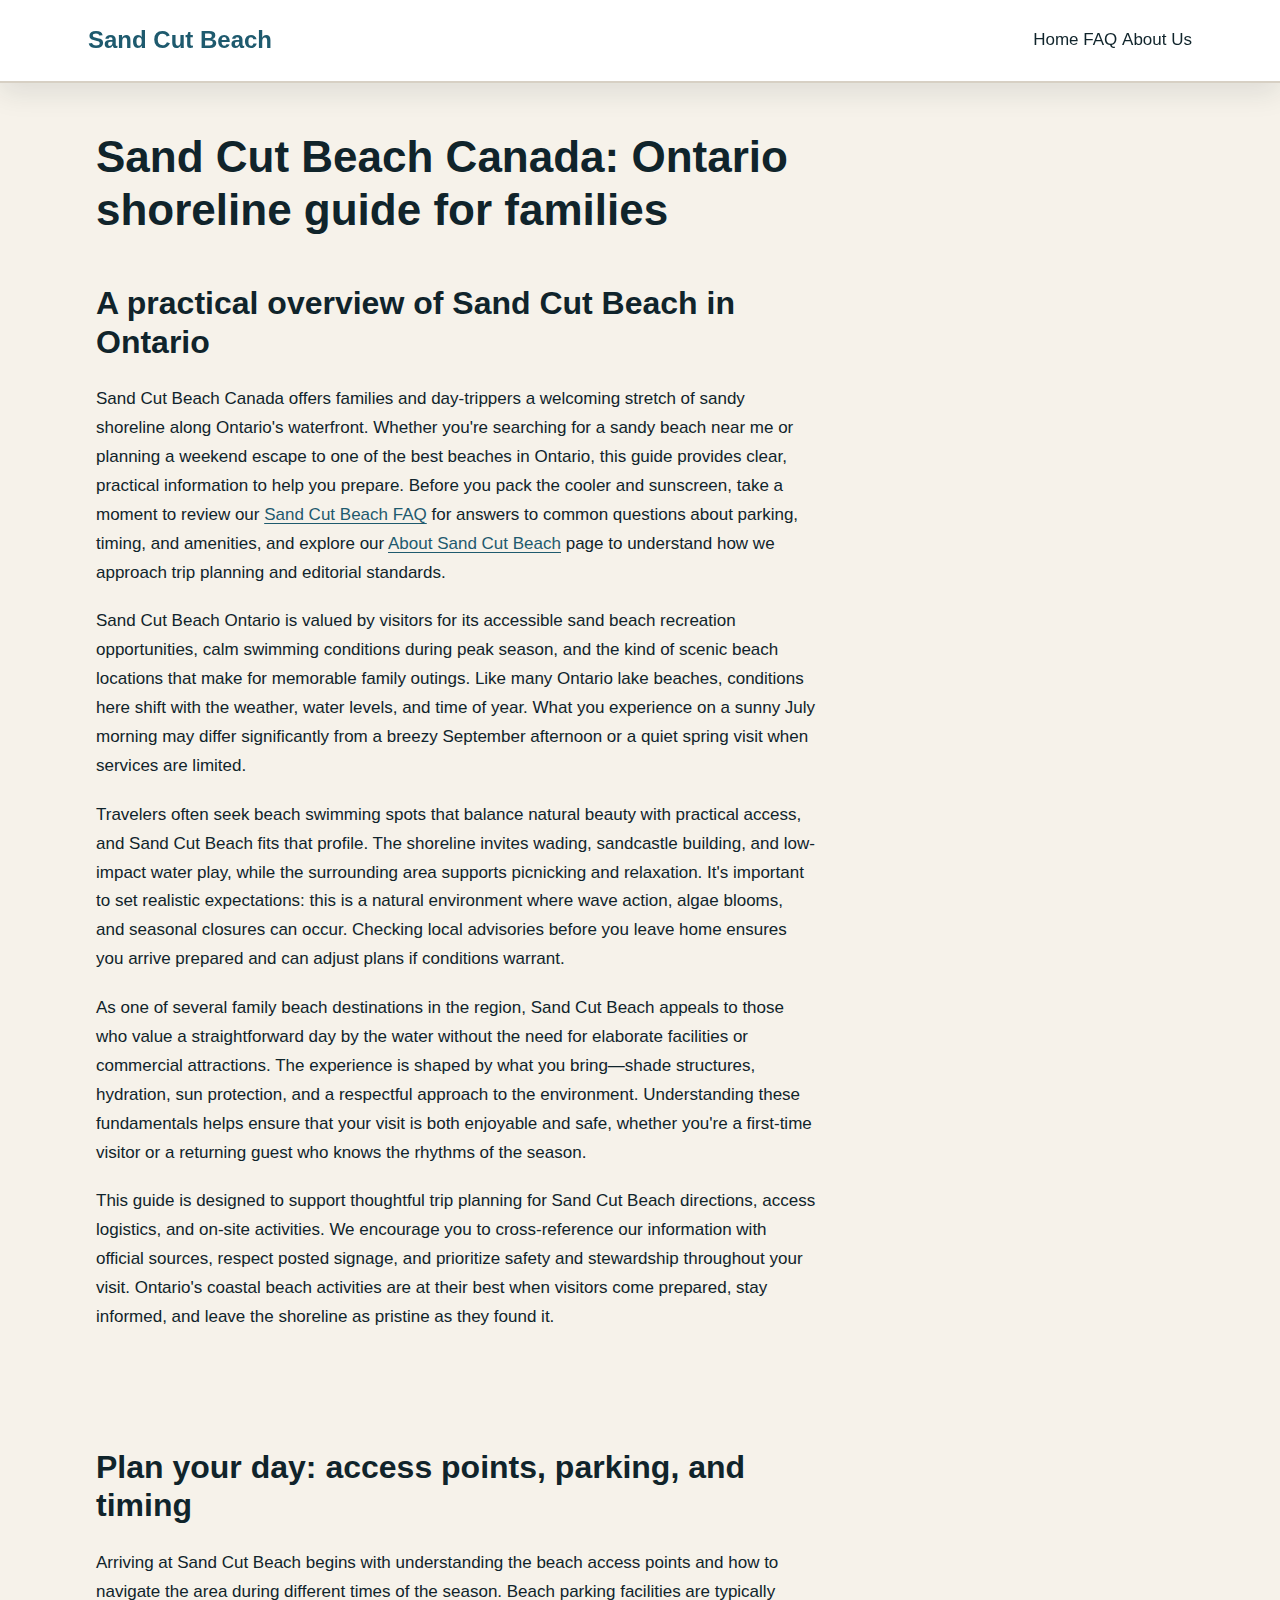
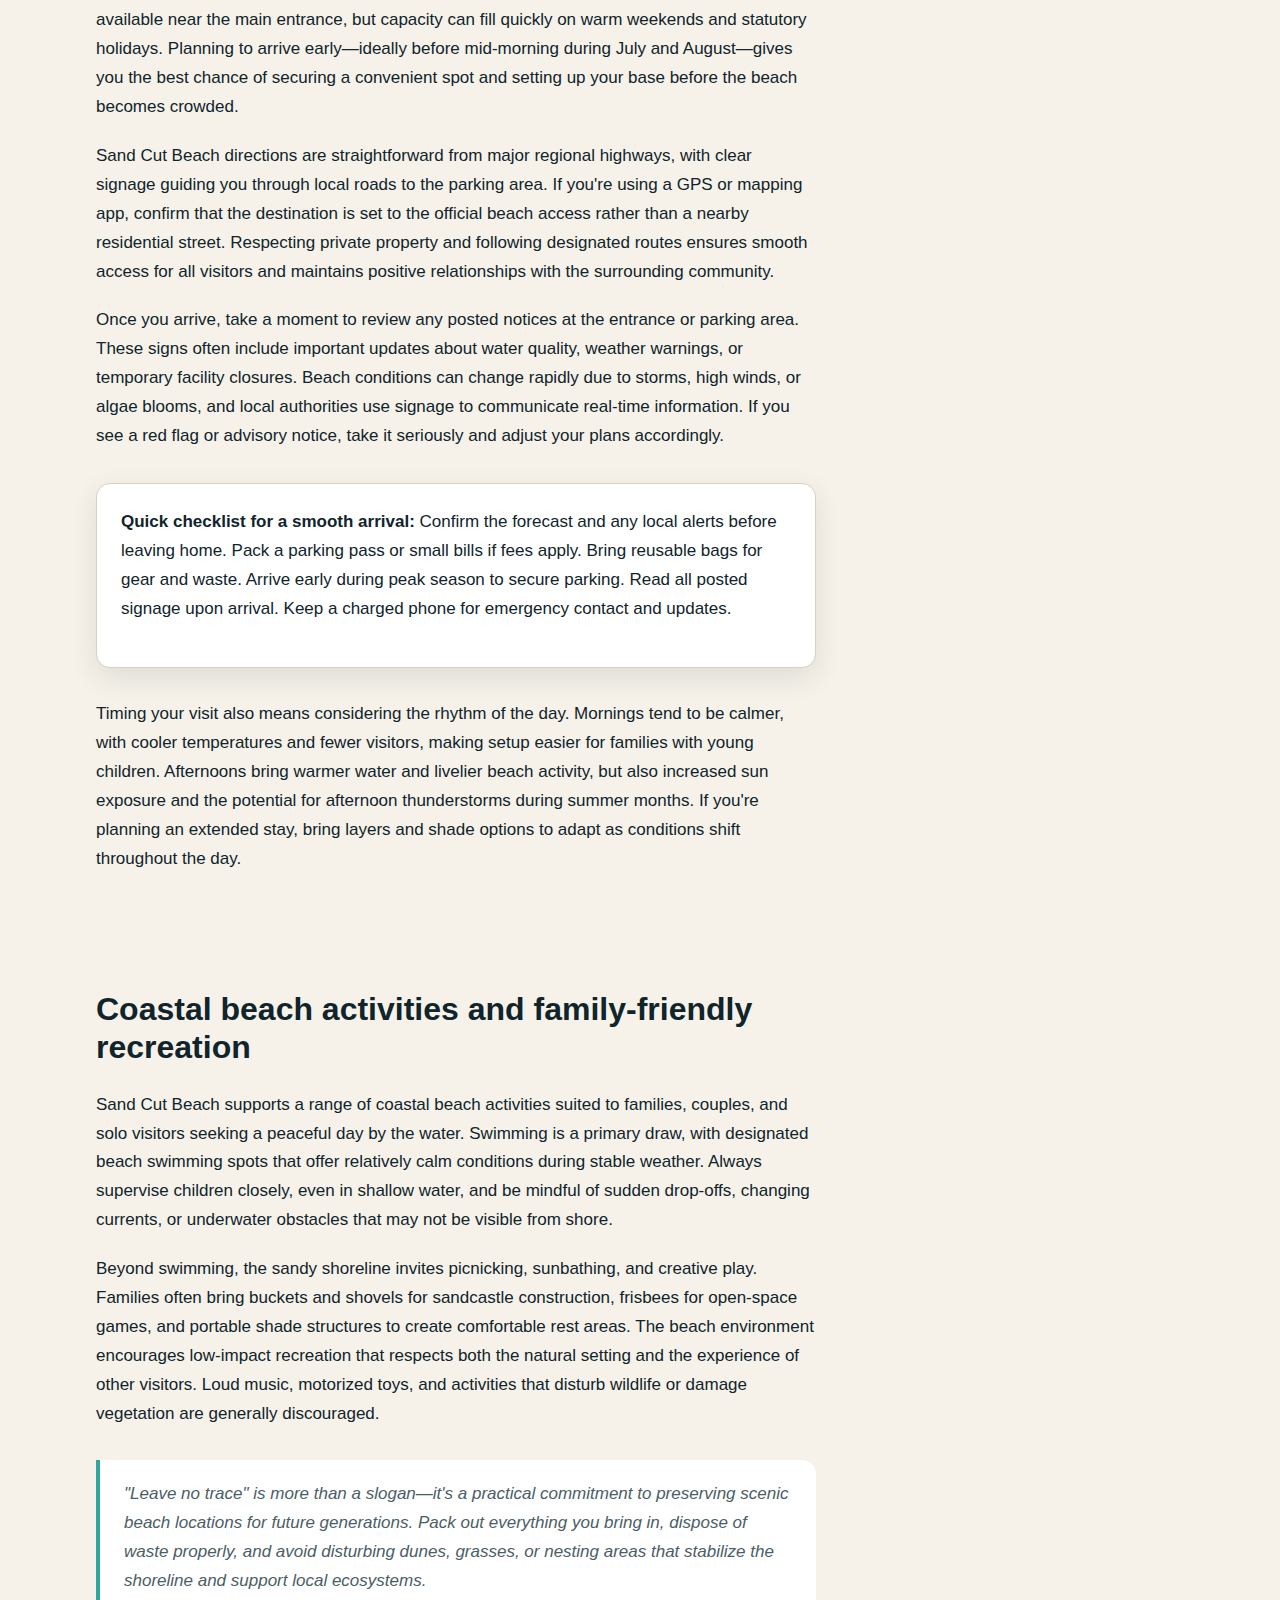
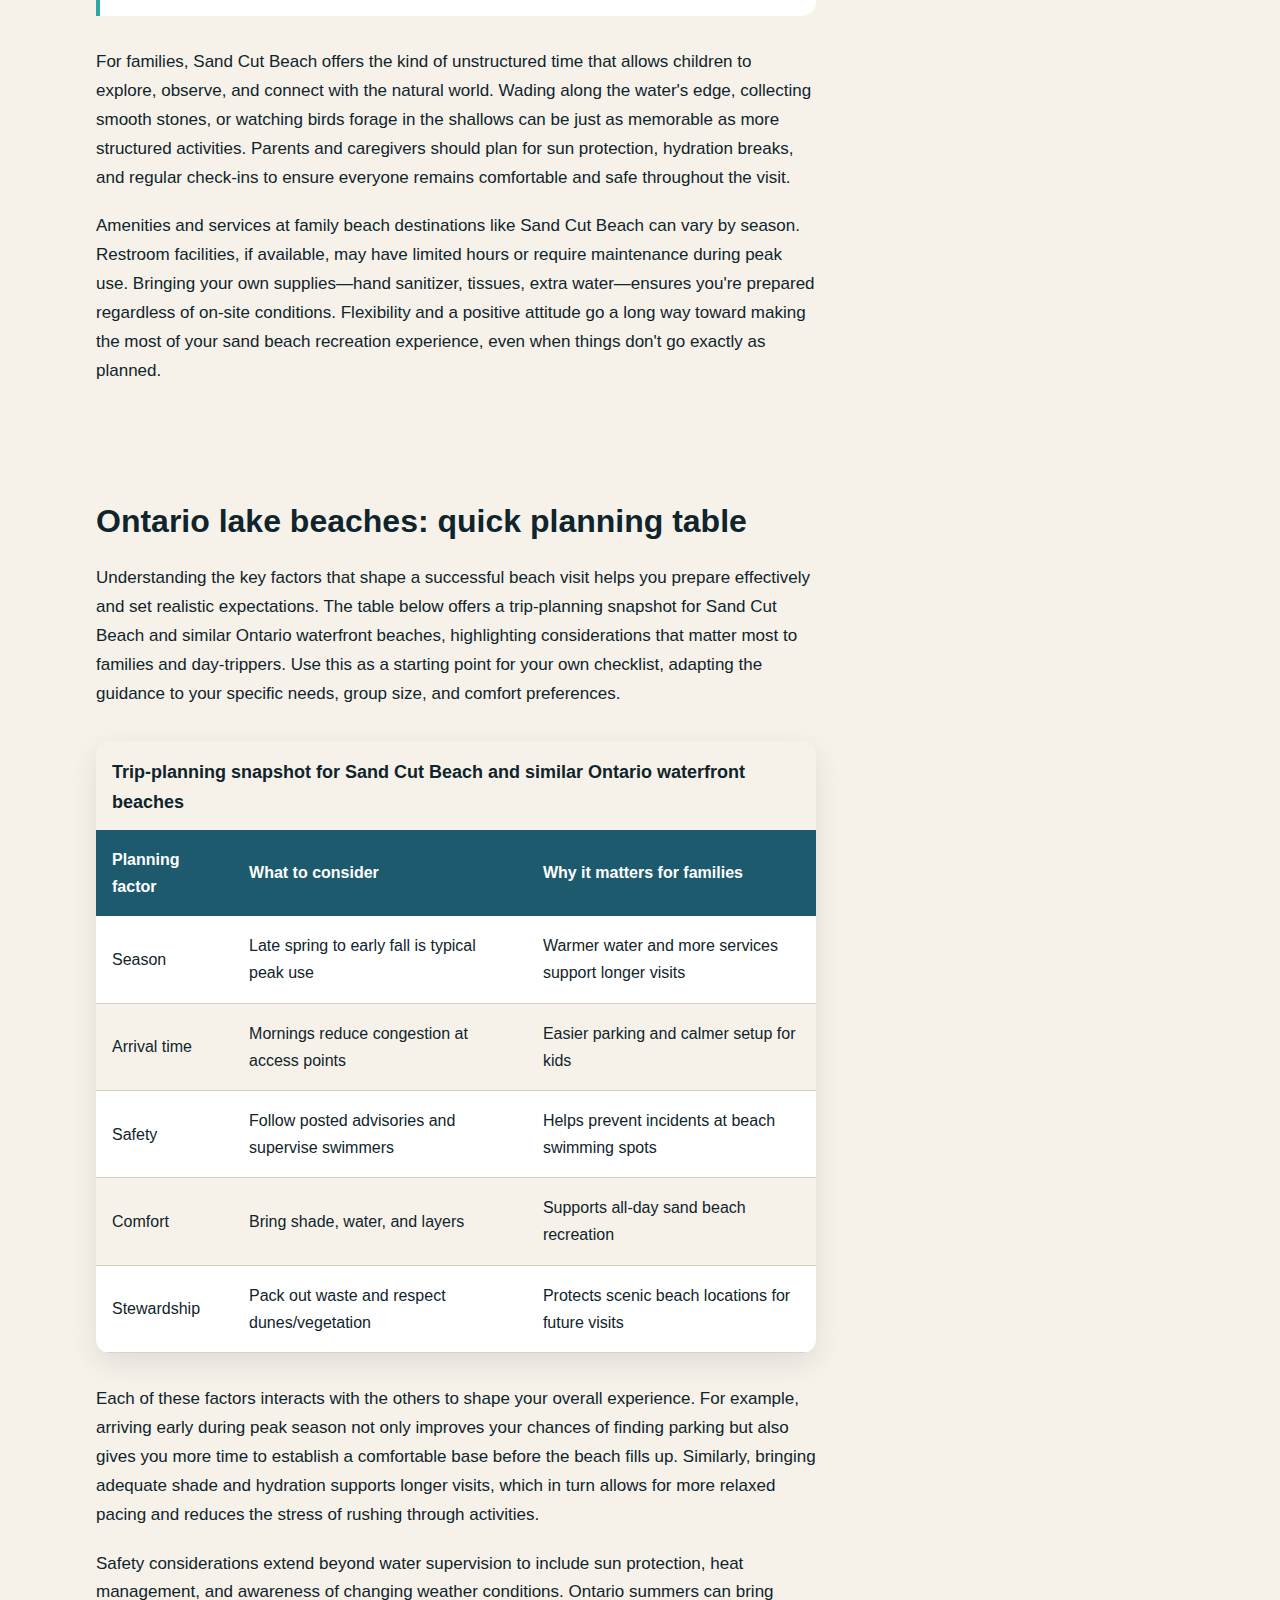
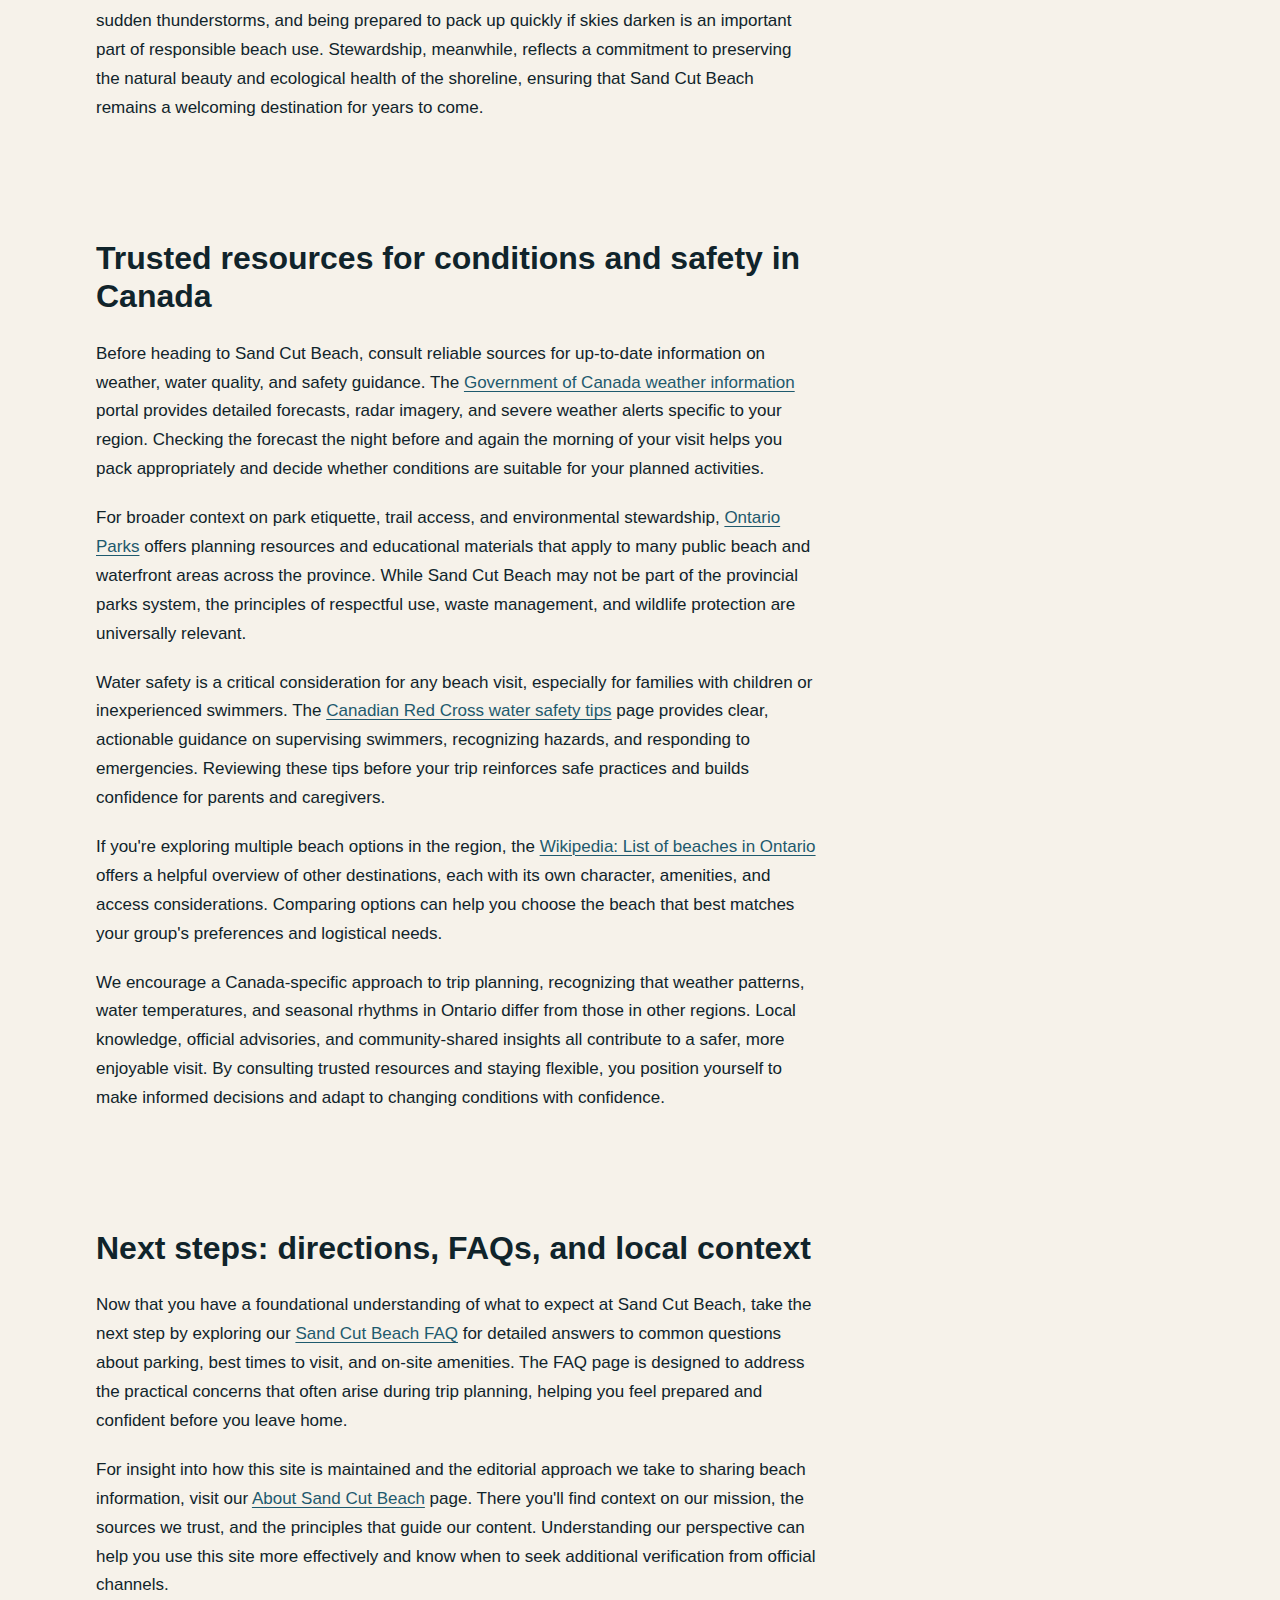
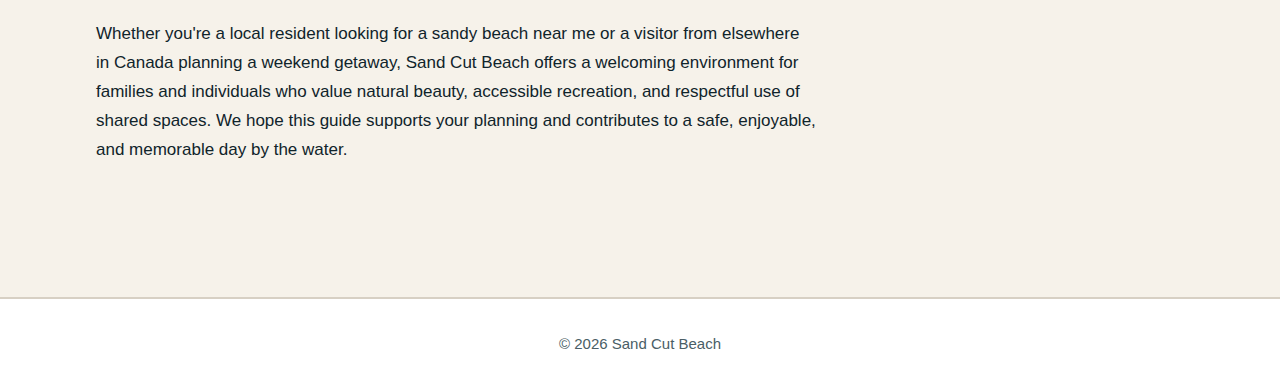
<file: index.html>
<!DOCTYPE html>
<html lang="en-CA">
<head><script>if(location.hostname==="sandcutbeach.pages.dev"){location.replace("https://sandcutbeach.ca"+location.pathname+location.search)}</script>
<meta charset="UTF-8">
<meta name="viewport" content="width=device-width, initial-scale=1.0">
<title>Sand Cut Beach Canada Guide for Ontario Beach Days</title>
<meta name="description" content="Plan a Sand Cut Beach Ontario visit with access tips, swimming notes, seasonal guidance, and nearby amenities for family beach destinations in Canada.">
<link rel="canonical" href="https://sandcutbeach.ca/">
<link rel="stylesheet" href="style.css">
<meta property="og:title" content="Sand Cut Beach Canada Guide for Ontario Beach Days">
<meta property="og:description" content="Plan a Sand Cut Beach Ontario visit with access tips, swimming notes, seasonal guidance, and nearby amenities for family beach destinations in Canada.">
<meta property="og:url" content="https://sandcutbeach.ca/">
<meta property="og:type" content="website">
<meta property="og:locale" content="en_CA">
<meta name="twitter:card" content="summary">
<meta name="twitter:title" content="Sand Cut Beach Canada Guide for Ontario Beach Days">
<meta name="twitter:description" content="Plan a Sand Cut Beach Ontario visit with access tips, swimming notes, seasonal guidance, and nearby amenities for family beach destinations in Canada.">
<script type="application/ld+json">
{
  "@context": "https://schema.org",
  "@type": "Organization",
  "name": "Sand Cut Beach",
  "url": "https://sandcutbeach.ca/",
  "description": "Ontario beach planning guidance for Sand Cut Beach Canada, covering access, safety, and family-friendly recreation."
}
</script>
</head>
<body>
<header>
<div class="header-inner">
<div class="site-name">Sand Cut Beach</div>
<nav>
<a href="/">Home</a>
<a href="/faq">FAQ</a>
<a href="/about-us">About Us</a>
</nav>
</div>
</header>

<main>
<article class="site-container">
<h1>Sand Cut Beach Canada: Ontario shoreline guide for families</h1>

<section id="intro">
<h2>A practical overview of Sand Cut Beach in Ontario</h2>
<p>Sand Cut Beach Canada offers families and day-trippers a welcoming stretch of sandy shoreline along Ontario's waterfront. Whether you're searching for a sandy beach near me or planning a weekend escape to one of the best beaches in Ontario, this guide provides clear, practical information to help you prepare. Before you pack the cooler and sunscreen, take a moment to review our <a href="/faq">Sand Cut Beach FAQ</a> for answers to common questions about parking, timing, and amenities, and explore our <a href="/about-us">About Sand Cut Beach</a> page to understand how we approach trip planning and editorial standards.</p>

<p>Sand Cut Beach Ontario is valued by visitors for its accessible sand beach recreation opportunities, calm swimming conditions during peak season, and the kind of scenic beach locations that make for memorable family outings. Like many Ontario lake beaches, conditions here shift with the weather, water levels, and time of year. What you experience on a sunny July morning may differ significantly from a breezy September afternoon or a quiet spring visit when services are limited.</p>

<p>Travelers often seek beach swimming spots that balance natural beauty with practical access, and Sand Cut Beach fits that profile. The shoreline invites wading, sandcastle building, and low-impact water play, while the surrounding area supports picnicking and relaxation. It's important to set realistic expectations: this is a natural environment where wave action, algae blooms, and seasonal closures can occur. Checking local advisories before you leave home ensures you arrive prepared and can adjust plans if conditions warrant.</p>

<p>As one of several family beach destinations in the region, Sand Cut Beach appeals to those who value a straightforward day by the water without the need for elaborate facilities or commercial attractions. The experience is shaped by what you bring—shade structures, hydration, sun protection, and a respectful approach to the environment. Understanding these fundamentals helps ensure that your visit is both enjoyable and safe, whether you're a first-time visitor or a returning guest who knows the rhythms of the season.</p>

<p>This guide is designed to support thoughtful trip planning for Sand Cut Beach directions, access logistics, and on-site activities. We encourage you to cross-reference our information with official sources, respect posted signage, and prioritize safety and stewardship throughout your visit. Ontario's coastal beach activities are at their best when visitors come prepared, stay informed, and leave the shoreline as pristine as they found it.</p>
</section>

<section id="planning">
<h2>Plan your day: access points, parking, and timing</h2>
<p>Arriving at Sand Cut Beach begins with understanding the beach access points and how to navigate the area during different times of the season. Beach parking facilities are typically available near the main entrance, but capacity can fill quickly on warm weekends and statutory holidays. Planning to arrive early—ideally before mid-morning during July and August—gives you the best chance of securing a convenient spot and setting up your base before the beach becomes crowded.</p>

<p>Sand Cut Beach directions are straightforward from major regional highways, with clear signage guiding you through local roads to the parking area. If you're using a GPS or mapping app, confirm that the destination is set to the official beach access rather than a nearby residential street. Respecting private property and following designated routes ensures smooth access for all visitors and maintains positive relationships with the surrounding community.</p>

<p>Once you arrive, take a moment to review any posted notices at the entrance or parking area. These signs often include important updates about water quality, weather warnings, or temporary facility closures. Beach conditions can change rapidly due to storms, high winds, or algae blooms, and local authorities use signage to communicate real-time information. If you see a red flag or advisory notice, take it seriously and adjust your plans accordingly.</p>

<aside>
<p><strong>Quick checklist for a smooth arrival:</strong> Confirm the forecast and any local alerts before leaving home. Pack a parking pass or small bills if fees apply. Bring reusable bags for gear and waste. Arrive early during peak season to secure parking. Read all posted signage upon arrival. Keep a charged phone for emergency contact and updates.</p>
</aside>

<p>Timing your visit also means considering the rhythm of the day. Mornings tend to be calmer, with cooler temperatures and fewer visitors, making setup easier for families with young children. Afternoons bring warmer water and livelier beach activity, but also increased sun exposure and the potential for afternoon thunderstorms during summer months. If you're planning an extended stay, bring layers and shade options to adapt as conditions shift throughout the day.</p>
</section>

<section id="activities">
<h2>Coastal beach activities and family-friendly recreation</h2>
<p>Sand Cut Beach supports a range of coastal beach activities suited to families, couples, and solo visitors seeking a peaceful day by the water. Swimming is a primary draw, with designated beach swimming spots that offer relatively calm conditions during stable weather. Always supervise children closely, even in shallow water, and be mindful of sudden drop-offs, changing currents, or underwater obstacles that may not be visible from shore.</p>

<p>Beyond swimming, the sandy shoreline invites picnicking, sunbathing, and creative play. Families often bring buckets and shovels for sandcastle construction, frisbees for open-space games, and portable shade structures to create comfortable rest areas. The beach environment encourages low-impact recreation that respects both the natural setting and the experience of other visitors. Loud music, motorized toys, and activities that disturb wildlife or damage vegetation are generally discouraged.</p>

<blockquote>
<p>"Leave no trace" is more than a slogan—it's a practical commitment to preserving scenic beach locations for future generations. Pack out everything you bring in, dispose of waste properly, and avoid disturbing dunes, grasses, or nesting areas that stabilize the shoreline and support local ecosystems.</p>
</blockquote>

<p>For families, Sand Cut Beach offers the kind of unstructured time that allows children to explore, observe, and connect with the natural world. Wading along the water's edge, collecting smooth stones, or watching birds forage in the shallows can be just as memorable as more structured activities. Parents and caregivers should plan for sun protection, hydration breaks, and regular check-ins to ensure everyone remains comfortable and safe throughout the visit.</p>

<p>Amenities and services at family beach destinations like Sand Cut Beach can vary by season. Restroom facilities, if available, may have limited hours or require maintenance during peak use. Bringing your own supplies—hand sanitizer, tissues, extra water—ensures you're prepared regardless of on-site conditions. Flexibility and a positive attitude go a long way toward making the most of your sand beach recreation experience, even when things don't go exactly as planned.</p>
</section>

<section id="comparison-table">
<h2>Ontario lake beaches: quick planning table</h2>
<p>Understanding the key factors that shape a successful beach visit helps you prepare effectively and set realistic expectations. The table below offers a trip-planning snapshot for Sand Cut Beach and similar Ontario waterfront beaches, highlighting considerations that matter most to families and day-trippers. Use this as a starting point for your own checklist, adapting the guidance to your specific needs, group size, and comfort preferences.</p>

<div class="table-wrapper">
<table>
<caption>Trip-planning snapshot for Sand Cut Beach and similar Ontario waterfront beaches</caption>
<thead>
<tr>
<th>Planning factor</th>
<th>What to consider</th>
<th>Why it matters for families</th>
</tr>
</thead>
<tbody>
<tr>
<td>Season</td>
<td>Late spring to early fall is typical peak use</td>
<td>Warmer water and more services support longer visits</td>
</tr>
<tr>
<td>Arrival time</td>
<td>Mornings reduce congestion at access points</td>
<td>Easier parking and calmer setup for kids</td>
</tr>
<tr>
<td>Safety</td>
<td>Follow posted advisories and supervise swimmers</td>
<td>Helps prevent incidents at beach swimming spots</td>
</tr>
<tr>
<td>Comfort</td>
<td>Bring shade, water, and layers</td>
<td>Supports all-day sand beach recreation</td>
</tr>
<tr>
<td>Stewardship</td>
<td>Pack out waste and respect dunes/vegetation</td>
<td>Protects scenic beach locations for future visits</td>
</tr>
</tbody>
</table>
</div>

<p>Each of these factors interacts with the others to shape your overall experience. For example, arriving early during peak season not only improves your chances of finding parking but also gives you more time to establish a comfortable base before the beach fills up. Similarly, bringing adequate shade and hydration supports longer visits, which in turn allows for more relaxed pacing and reduces the stress of rushing through activities.</p>

<p>Safety considerations extend beyond water supervision to include sun protection, heat management, and awareness of changing weather conditions. Ontario summers can bring sudden thunderstorms, and being prepared to pack up quickly if skies darken is an important part of responsible beach use. Stewardship, meanwhile, reflects a commitment to preserving the natural beauty and ecological health of the shoreline, ensuring that Sand Cut Beach remains a welcoming destination for years to come.</p>
</section>

<section id="resources">
<h2>Trusted resources for conditions and safety in Canada</h2>
<p>Before heading to Sand Cut Beach, consult reliable sources for up-to-date information on weather, water quality, and safety guidance. The <a href="https://weather.gc.ca/" rel="external">Government of Canada weather information</a> portal provides detailed forecasts, radar imagery, and severe weather alerts specific to your region. Checking the forecast the night before and again the morning of your visit helps you pack appropriately and decide whether conditions are suitable for your planned activities.</p>

<p>For broader context on park etiquette, trail access, and environmental stewardship, <a href="https://www.ontarioparks.ca/" rel="external">Ontario Parks</a> offers planning resources and educational materials that apply to many public beach and waterfront areas across the province. While Sand Cut Beach may not be part of the provincial parks system, the principles of respectful use, waste management, and wildlife protection are universally relevant.</p>

<p>Water safety is a critical consideration for any beach visit, especially for families with children or inexperienced swimmers. The <a href="https://www.redcross.ca/training-and-certification/course-descriptions/first-aid-at-home-courses/water-safety" rel="external">Canadian Red Cross water safety tips</a> page provides clear, actionable guidance on supervising swimmers, recognizing hazards, and responding to emergencies. Reviewing these tips before your trip reinforces safe practices and builds confidence for parents and caregivers.</p>

<p>If you're exploring multiple beach options in the region, the <a href="https://en.wikipedia.org/wiki/List_of_beaches_in_Ontario" rel="external">Wikipedia: List of beaches in Ontario</a> offers a helpful overview of other destinations, each with its own character, amenities, and access considerations. Comparing options can help you choose the beach that best matches your group's preferences and logistical needs.</p>

<p>We encourage a Canada-specific approach to trip planning, recognizing that weather patterns, water temperatures, and seasonal rhythms in Ontario differ from those in other regions. Local knowledge, official advisories, and community-shared insights all contribute to a safer, more enjoyable visit. By consulting trusted resources and staying flexible, you position yourself to make informed decisions and adapt to changing conditions with confidence.</p>
</section>

<section id="cta">
<h2>Next steps: directions, FAQs, and local context</h2>
<p>Now that you have a foundational understanding of what to expect at Sand Cut Beach, take the next step by exploring our <a href="/faq">Sand Cut Beach FAQ</a> for detailed answers to common questions about parking, best times to visit, and on-site amenities. The FAQ page is designed to address the practical concerns that often arise during trip planning, helping you feel prepared and confident before you leave home.</p>

<p>For insight into how this site is maintained and the editorial approach we take to sharing beach information, visit our <a href="/about-us">About Sand Cut Beach</a> page. There you'll find context on our mission, the sources we trust, and the principles that guide our content. Understanding our perspective can help you use this site more effectively and know when to seek additional verification from official channels.</p>

<p>Whether you're a local resident looking for a sandy beach near me or a visitor from elsewhere in Canada planning a weekend getaway, Sand Cut Beach offers a welcoming environment for families and individuals who value natural beauty, accessible recreation, and respectful use of shared spaces. We hope this guide supports your planning and contributes to a safe, enjoyable, and memorable day by the water.</p>
</section>

</article>
</main>

<footer>
<div class="footer-inner">
<p>&copy; 2026 Sand Cut Beach</p>
</div>
</footer>

</body>
</html>
</file>
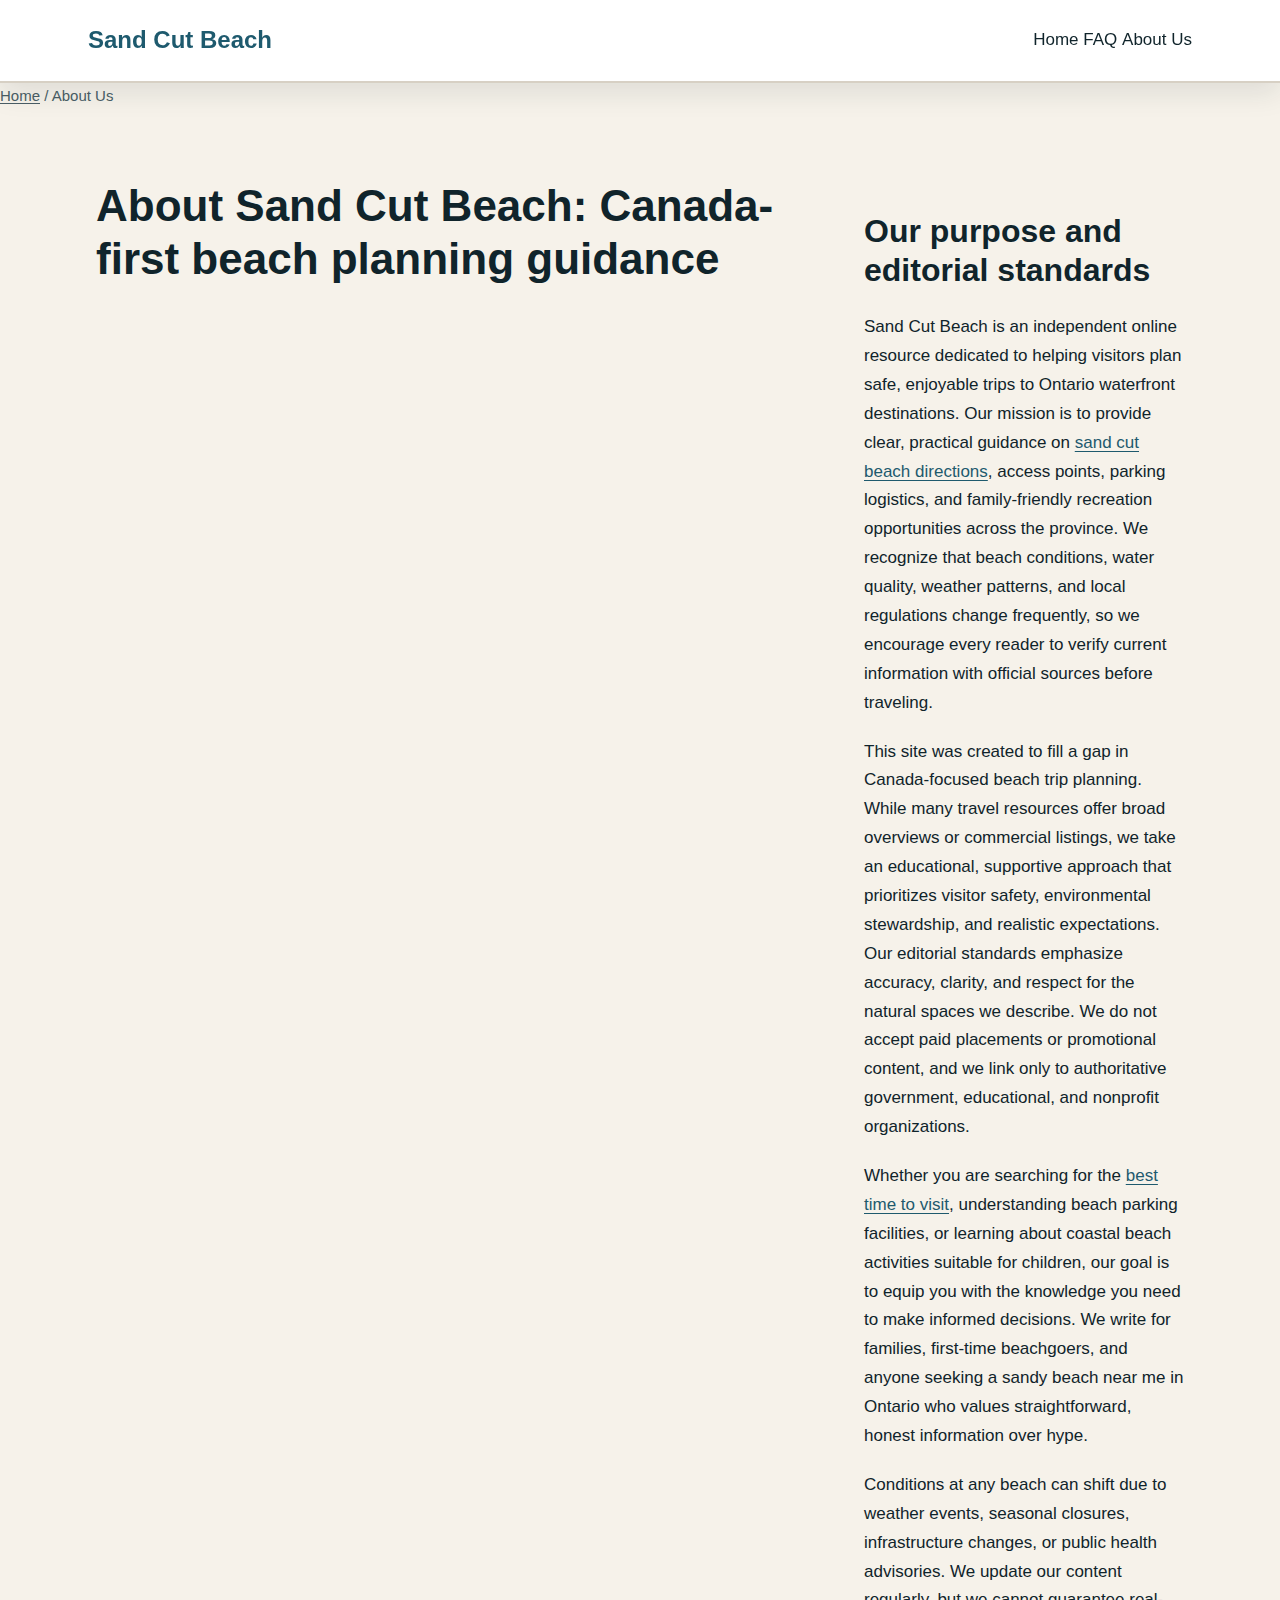
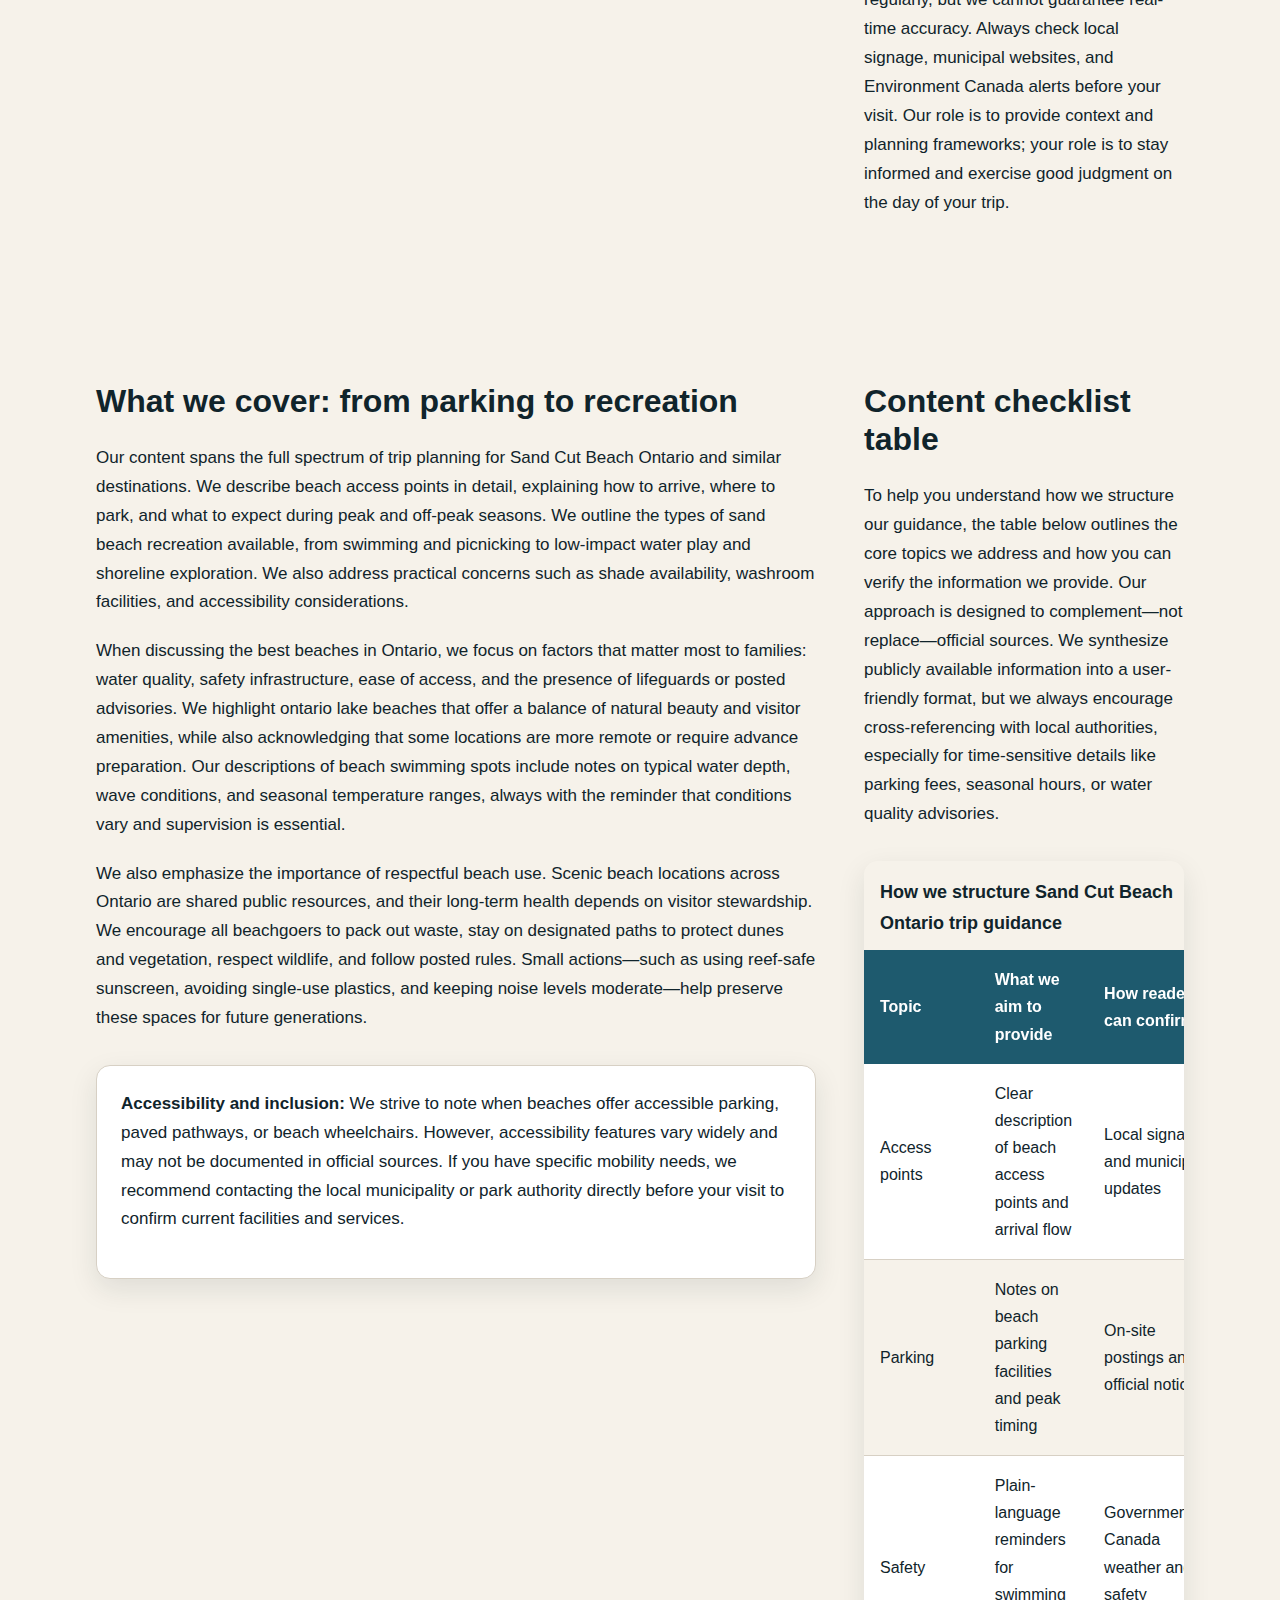
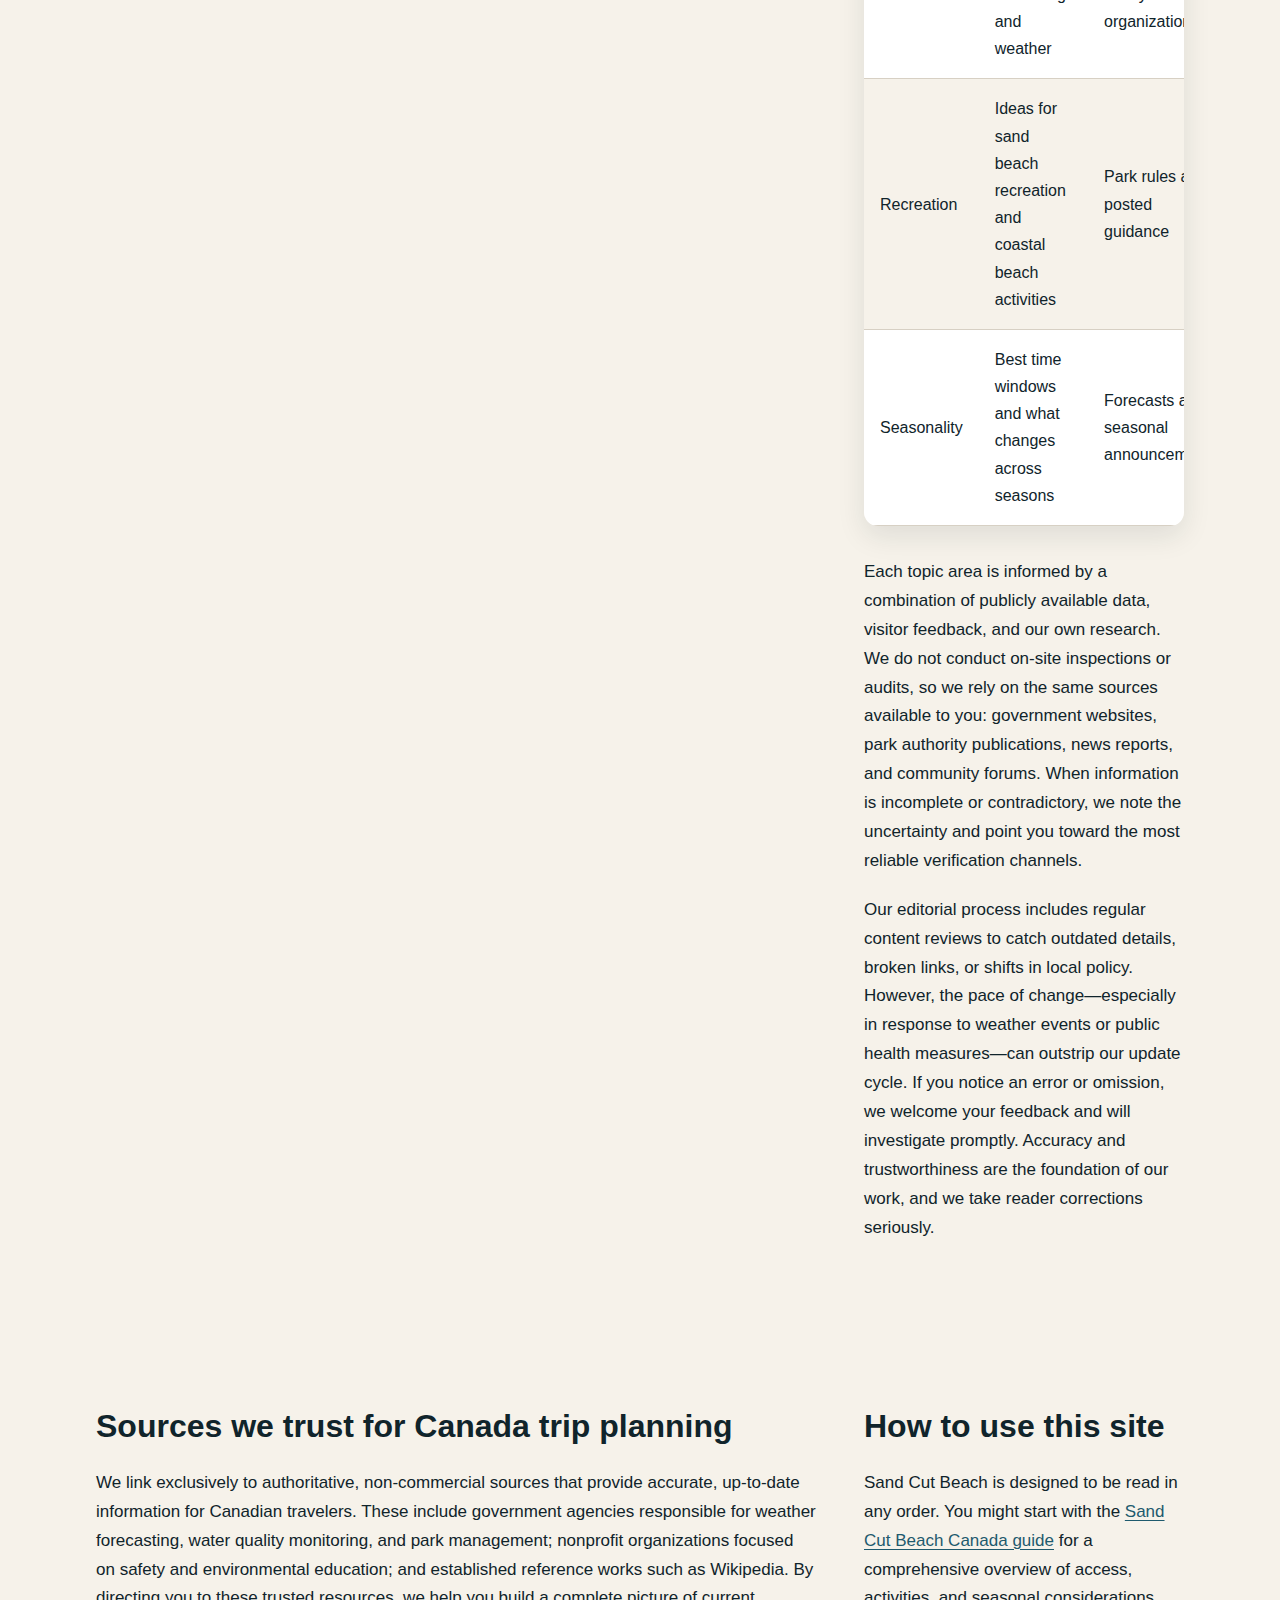
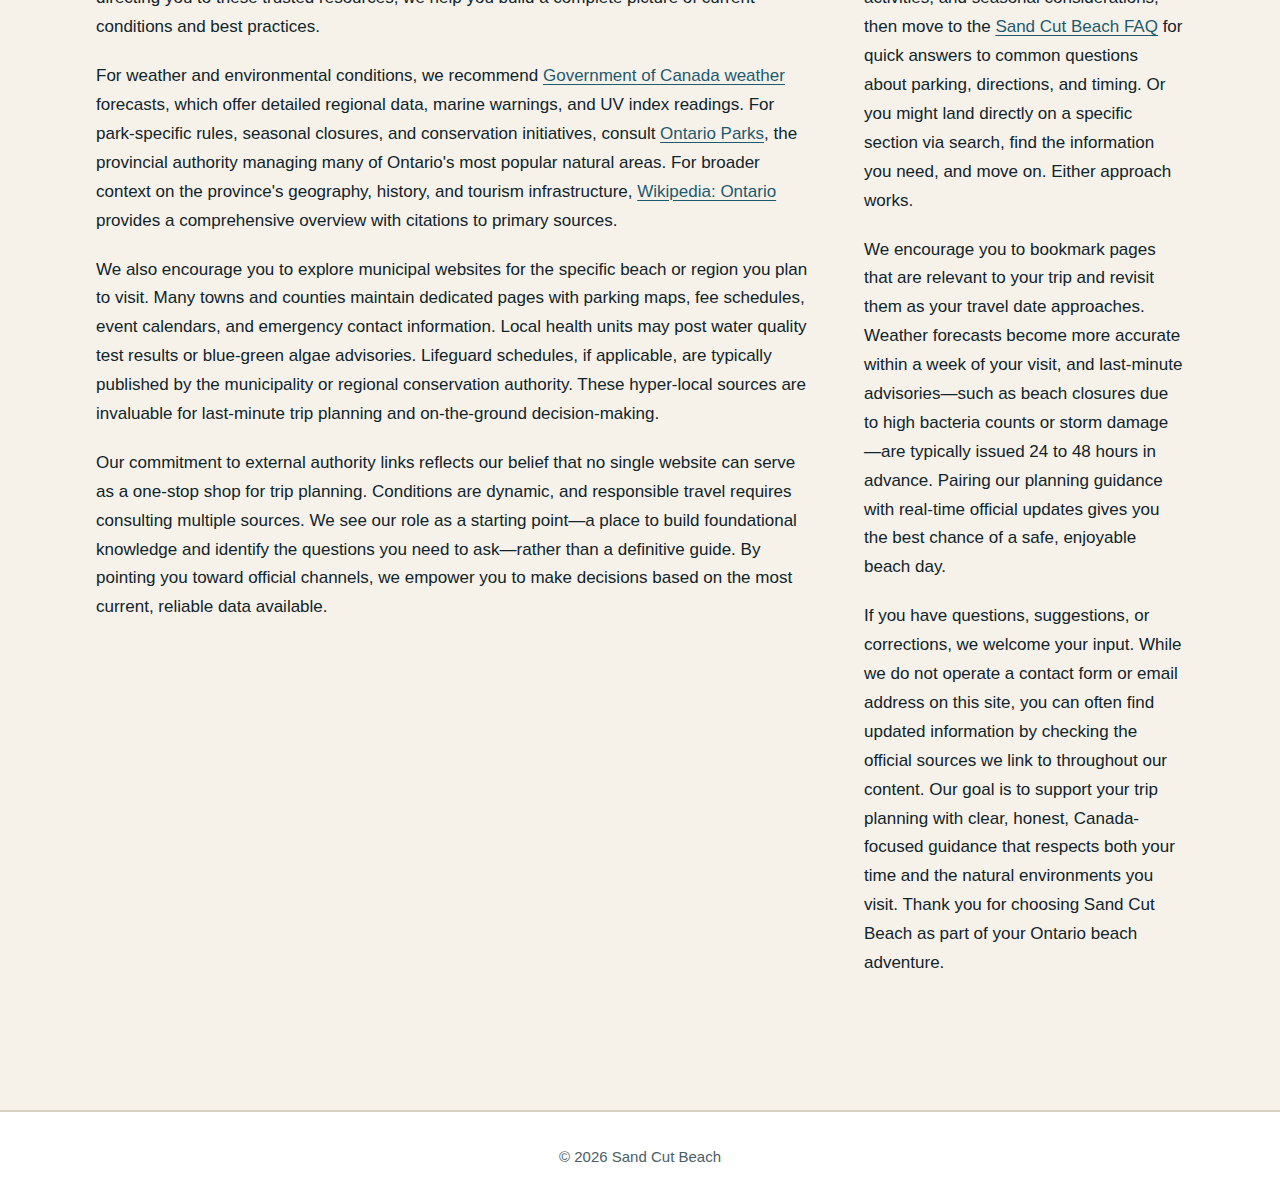
<file: about-us.html>
<!DOCTYPE html>
<html lang="en-CA">
<head><script>if(location.hostname==="sandcutbeach.pages.dev"){location.replace("https://sandcutbeach.ca"+location.pathname+location.search)}</script>
<meta charset="UTF-8">
<meta name="viewport" content="width=device-width, initial-scale=1.0">
<title>About Sand Cut Beach: Ontario travel planning approach</title>
<meta name="description" content="Learn how Sand Cut Beach shares Canada-focused guidance on access, safety, and trip planning for Ontario waterfront beaches and family beach days.">
<link rel="canonical" href="https://sandcutbeach.ca/about-us">
<link rel="stylesheet" href="style.css">
</head>
<body>

<header>
<div class="header-inner">
<div class="site-name">Sand Cut Beach</div>
<nav>
<a href="/">Home</a>
<a href="/faq">FAQ</a>
<a href="/about-us" aria-current="page">About Us</a>
</nav>
</div>
</header>

<div class="breadcrumbs">
<a href="/">Home</a> / About Us
</div>

<div class="site-container">
<main class="main-content">

<h1>About Sand Cut Beach: Canada-first beach planning guidance</h1>

<section id="mission">
<h2>Our purpose and editorial standards</h2>
<p>Sand Cut Beach is an independent online resource dedicated to helping visitors plan safe, enjoyable trips to Ontario waterfront destinations. Our mission is to provide clear, practical guidance on <a href="/">sand cut beach directions</a>, access points, parking logistics, and family-friendly recreation opportunities across the province. We recognize that beach conditions, water quality, weather patterns, and local regulations change frequently, so we encourage every reader to verify current information with official sources before traveling.</p>

<p>This site was created to fill a gap in Canada-focused beach trip planning. While many travel resources offer broad overviews or commercial listings, we take an educational, supportive approach that prioritizes visitor safety, environmental stewardship, and realistic expectations. Our editorial standards emphasize accuracy, clarity, and respect for the natural spaces we describe. We do not accept paid placements or promotional content, and we link only to authoritative government, educational, and nonprofit organizations.</p>

<p>Whether you are searching for the <a href="/faq">best time to visit</a>, understanding beach parking facilities, or learning about coastal beach activities suitable for children, our goal is to equip you with the knowledge you need to make informed decisions. We write for families, first-time beachgoers, and anyone seeking a sandy beach near me in Ontario who values straightforward, honest information over hype.</p>

<p>Conditions at any beach can shift due to weather events, seasonal closures, infrastructure changes, or public health advisories. We update our content regularly, but we cannot guarantee real-time accuracy. Always check local signage, municipal websites, and Environment Canada alerts before your visit. Our role is to provide context and planning frameworks; your role is to stay informed and exercise good judgment on the day of your trip.</p>
</section>

<section id="what-we-cover">
<h2>What we cover: from parking to recreation</h2>
<p>Our content spans the full spectrum of trip planning for Sand Cut Beach Ontario and similar destinations. We describe beach access points in detail, explaining how to arrive, where to park, and what to expect during peak and off-peak seasons. We outline the types of sand beach recreation available, from swimming and picnicking to low-impact water play and shoreline exploration. We also address practical concerns such as shade availability, washroom facilities, and accessibility considerations.</p>

<p>When discussing the best beaches in Ontario, we focus on factors that matter most to families: water quality, safety infrastructure, ease of access, and the presence of lifeguards or posted advisories. We highlight ontario lake beaches that offer a balance of natural beauty and visitor amenities, while also acknowledging that some locations are more remote or require advance preparation. Our descriptions of beach swimming spots include notes on typical water depth, wave conditions, and seasonal temperature ranges, always with the reminder that conditions vary and supervision is essential.</p>

<p>We also emphasize the importance of respectful beach use. Scenic beach locations across Ontario are shared public resources, and their long-term health depends on visitor stewardship. We encourage all beachgoers to pack out waste, stay on designated paths to protect dunes and vegetation, respect wildlife, and follow posted rules. Small actions—such as using reef-safe sunscreen, avoiding single-use plastics, and keeping noise levels moderate—help preserve these spaces for future generations.</p>

<aside>
<p><strong>Accessibility and inclusion:</strong> We strive to note when beaches offer accessible parking, paved pathways, or beach wheelchairs. However, accessibility features vary widely and may not be documented in official sources. If you have specific mobility needs, we recommend contacting the local municipality or park authority directly before your visit to confirm current facilities and services.</p>
</aside>
</section>

<section id="table">
<h2>Content checklist table</h2>
<p>To help you understand how we structure our guidance, the table below outlines the core topics we address and how you can verify the information we provide. Our approach is designed to complement—not replace—official sources. We synthesize publicly available information into a user-friendly format, but we always encourage cross-referencing with local authorities, especially for time-sensitive details like parking fees, seasonal hours, or water quality advisories.</p>

<div class="table-wrapper">
<table>
<caption>How we structure Sand Cut Beach Ontario trip guidance</caption>
<thead>
<tr>
<th>Topic</th>
<th>What we aim to provide</th>
<th>How readers can confirm</th>
</tr>
</thead>
<tbody>
<tr>
<td>Access points</td>
<td>Clear description of beach access points and arrival flow</td>
<td>Local signage and municipal updates</td>
</tr>
<tr>
<td>Parking</td>
<td>Notes on beach parking facilities and peak timing</td>
<td>On-site postings and official notices</td>
</tr>
<tr>
<td>Safety</td>
<td>Plain-language reminders for swimming and weather</td>
<td>Government of Canada weather and safety organizations</td>
</tr>
<tr>
<td>Recreation</td>
<td>Ideas for sand beach recreation and coastal beach activities</td>
<td>Park rules and posted guidance</td>
</tr>
<tr>
<td>Seasonality</td>
<td>Best time windows and what changes across seasons</td>
<td>Forecasts and seasonal announcements</td>
</tr>
</tbody>
</table>
</div>

<p>Each topic area is informed by a combination of publicly available data, visitor feedback, and our own research. We do not conduct on-site inspections or audits, so we rely on the same sources available to you: government websites, park authority publications, news reports, and community forums. When information is incomplete or contradictory, we note the uncertainty and point you toward the most reliable verification channels.</p>

<p>Our editorial process includes regular content reviews to catch outdated details, broken links, or shifts in local policy. However, the pace of change—especially in response to weather events or public health measures—can outstrip our update cycle. If you notice an error or omission, we welcome your feedback and will investigate promptly. Accuracy and trustworthiness are the foundation of our work, and we take reader corrections seriously.</p>
</section>

<section id="sources">
<h2>Sources we trust for Canada trip planning</h2>
<p>We link exclusively to authoritative, non-commercial sources that provide accurate, up-to-date information for Canadian travelers. These include government agencies responsible for weather forecasting, water quality monitoring, and park management; nonprofit organizations focused on safety and environmental education; and established reference works such as Wikipedia. By directing you to these trusted resources, we help you build a complete picture of current conditions and best practices.</p>

<p>For weather and environmental conditions, we recommend <a href="https://weather.gc.ca/" rel="noopener noreferrer" target="_blank">Government of Canada weather</a> forecasts, which offer detailed regional data, marine warnings, and UV index readings. For park-specific rules, seasonal closures, and conservation initiatives, consult <a href="https://www.ontarioparks.ca/" rel="noopener noreferrer" target="_blank">Ontario Parks</a>, the provincial authority managing many of Ontario's most popular natural areas. For broader context on the province's geography, history, and tourism infrastructure, <a href="https://en.wikipedia.org/wiki/Ontario" rel="noopener noreferrer" target="_blank">Wikipedia: Ontario</a> provides a comprehensive overview with citations to primary sources.</p>

<p>We also encourage you to explore municipal websites for the specific beach or region you plan to visit. Many towns and counties maintain dedicated pages with parking maps, fee schedules, event calendars, and emergency contact information. Local health units may post water quality test results or blue-green algae advisories. Lifeguard schedules, if applicable, are typically published by the municipality or regional conservation authority. These hyper-local sources are invaluable for last-minute trip planning and on-the-ground decision-making.</p>

<p>Our commitment to external authority links reflects our belief that no single website can serve as a one-stop shop for trip planning. Conditions are dynamic, and responsible travel requires consulting multiple sources. We see our role as a starting point—a place to build foundational knowledge and identify the questions you need to ask—rather than a definitive guide. By pointing you toward official channels, we empower you to make decisions based on the most current, reliable data available.</p>
</section>

<section id="closing">
<h2>How to use this site</h2>
<p>Sand Cut Beach is designed to be read in any order. You might start with the <a href="/">Sand Cut Beach Canada guide</a> for a comprehensive overview of access, activities, and seasonal considerations, then move to the <a href="/faq">Sand Cut Beach FAQ</a> for quick answers to common questions about parking, directions, and timing. Or you might land directly on a specific section via search, find the information you need, and move on. Either approach works.</p>

<p>We encourage you to bookmark pages that are relevant to your trip and revisit them as your travel date approaches. Weather forecasts become more accurate within a week of your visit, and last-minute advisories—such as beach closures due to high bacteria counts or storm damage—are typically issued 24 to 48 hours in advance. Pairing our planning guidance with real-time official updates gives you the best chance of a safe, enjoyable beach day.</p>

<p>If you have questions, suggestions, or corrections, we welcome your input. While we do not operate a contact form or email address on this site, you can often find updated information by checking the official sources we link to throughout our content. Our goal is to support your trip planning with clear, honest, Canada-focused guidance that respects both your time and the natural environments you visit. Thank you for choosing Sand Cut Beach as part of your Ontario beach adventure.</p>
</section>

</main>
</div>

<footer>
<div class="footer-inner">
<p>&copy; 2026 Sand Cut Beach</p>
</div>
</footer>

<script type="application/ld+json">
{
  "@context": "https://schema.org",
  "@type": "AboutPage",
  "name": "About Sand Cut Beach",
  "description": "Learn how Sand Cut Beach shares Canada-focused guidance on access, safety, and trip planning for Ontario waterfront beaches and family beach days.",
  "url": "https://sandcutbeach.ca/about-us",
  "mainEntity": {
    "@type": "Organization",
    "name": "Sand Cut Beach",
    "url": "https://sandcutbeach.ca",
    "description": "Independent online resource providing practical guidance for planning safe, enjoyable trips to Ontario beach destinations.",
    "areaServed": {
      "@type": "Place",
      "name": "Ontario, Canada"
    }
  }
}
</script>

</body>
</html>
</file>
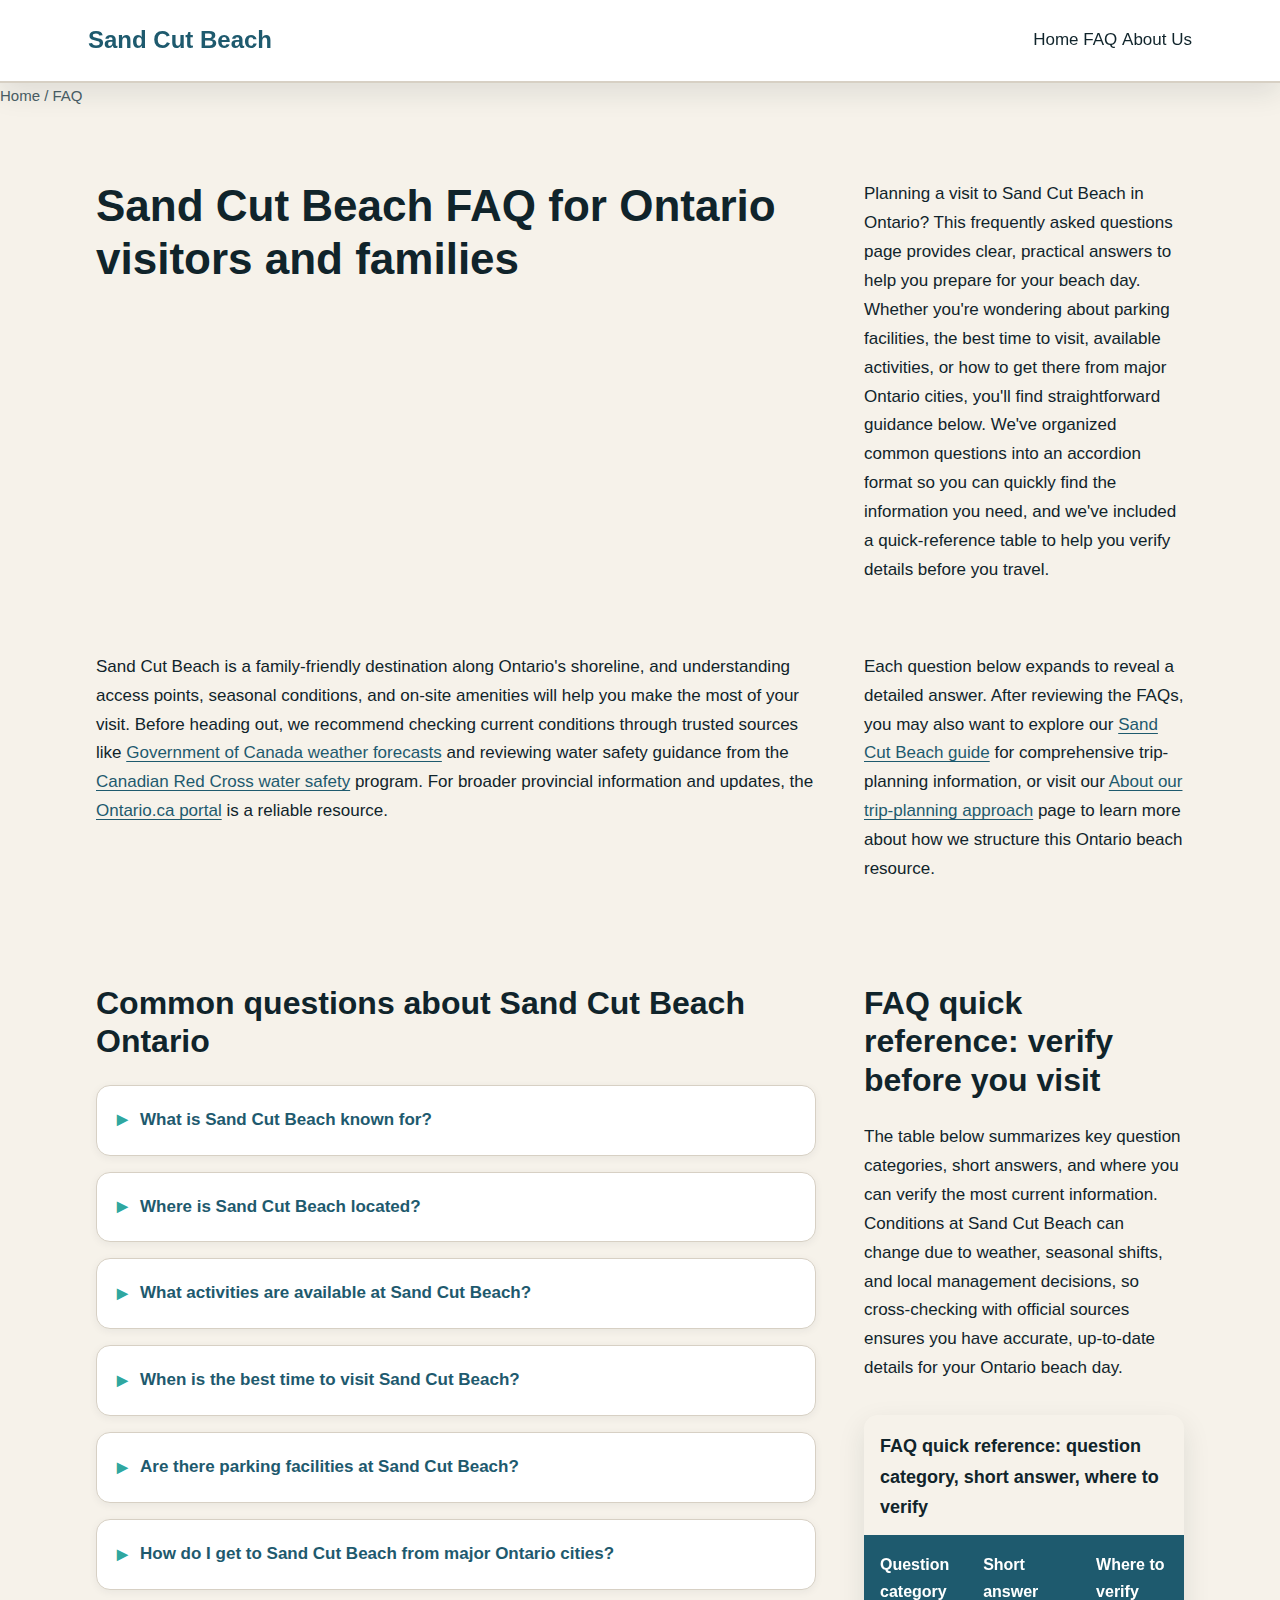
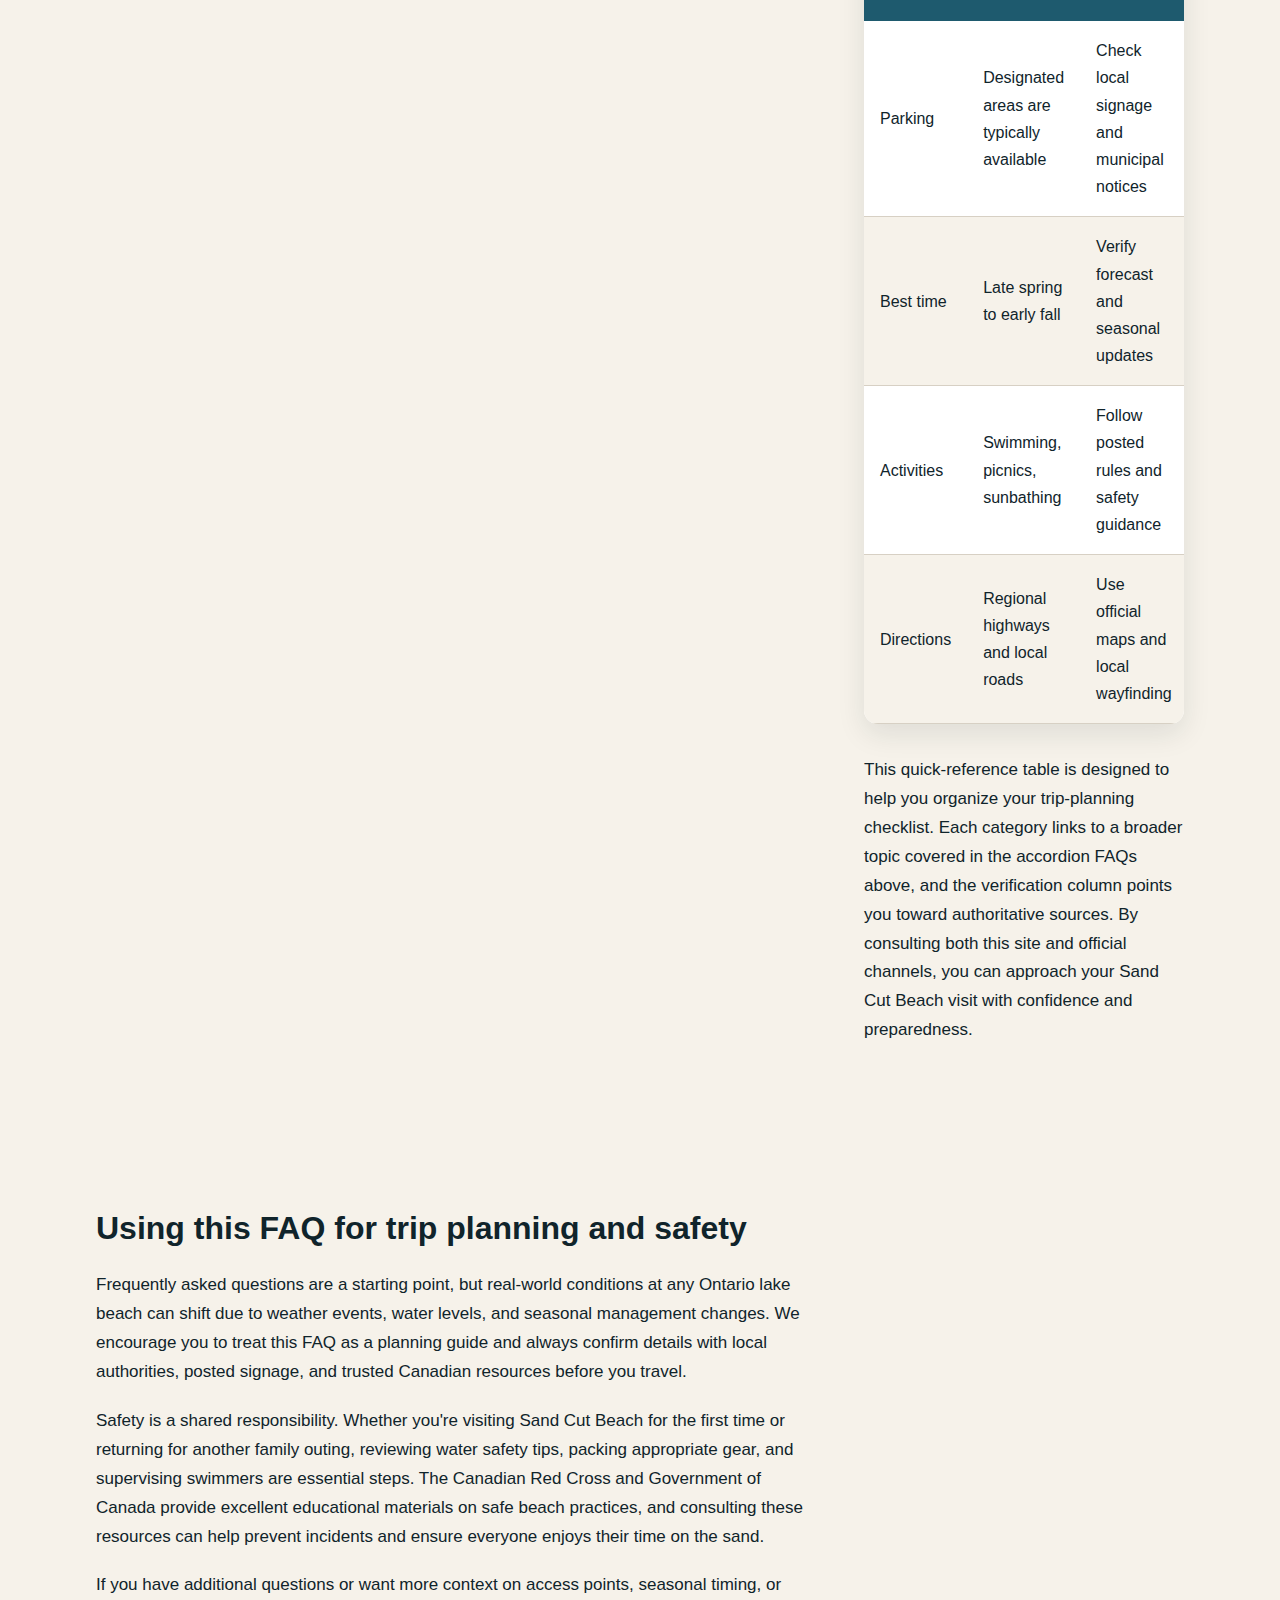
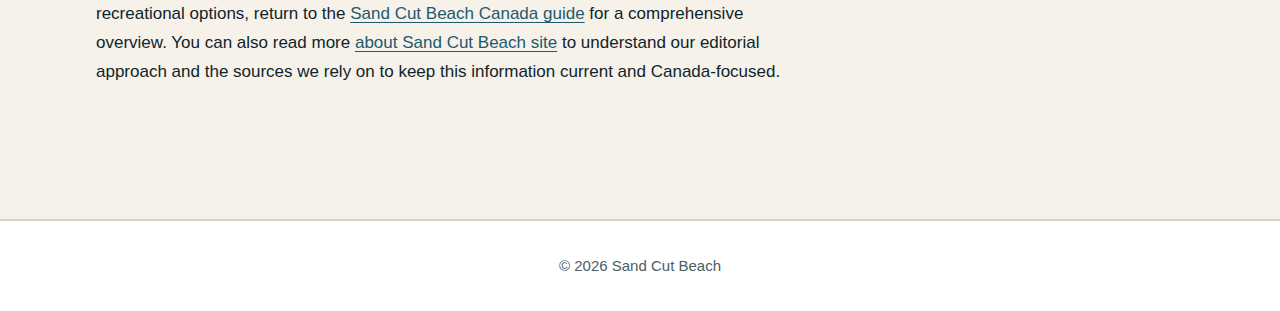
<file: faq.html>
<!DOCTYPE html>
<html lang="en-CA">
<head><script>if(location.hostname==="sandcutbeach.pages.dev"){location.replace("https://sandcutbeach.ca"+location.pathname+location.search)}</script>
<meta charset="UTF-8">
<meta name="viewport" content="width=device-width, initial-scale=1.0">
<title>Sand Cut Beach FAQ: Parking, directions, and timing</title>
<meta name="description" content="Answers to common Sand Cut Beach Ontario questions: what it's known for, location, activities, best season, parking facilities, and directions in Canada.">
<link rel="canonical" href="https://sandcutbeach.ca/faq">
<link rel="stylesheet" href="style.css">
</head>
<body>
<header>
<div class="header-inner">
<div class="site-name">Sand Cut Beach</div>
<nav>
<a href="/">Home</a>
<a href="/faq" aria-current="page">FAQ</a>
<a href="/about-us">About Us</a>
</nav>
</div>
</header>

<nav class="breadcrumbs">
<a href="/">Home</a> / FAQ
</nav>

<div class="site-container">
<main class="main-content">
<h1>Sand Cut Beach FAQ for Ontario visitors and families</h1>

<p>Planning a visit to Sand Cut Beach in Ontario? This frequently asked questions page provides clear, practical answers to help you prepare for your beach day. Whether you're wondering about parking facilities, the best time to visit, available activities, or how to get there from major Ontario cities, you'll find straightforward guidance below. We've organized common questions into an accordion format so you can quickly find the information you need, and we've included a quick-reference table to help you verify details before you travel.</p>

<p>Sand Cut Beach is a family-friendly destination along Ontario's shoreline, and understanding access points, seasonal conditions, and on-site amenities will help you make the most of your visit. Before heading out, we recommend checking current conditions through trusted sources like <a href="https://weather.gc.ca/" rel="external nofollow">Government of Canada weather forecasts</a> and reviewing water safety guidance from the <a href="https://www.redcross.ca/training-and-certification/course-descriptions/first-aid-at-home-courses/water-safety" rel="external nofollow">Canadian Red Cross water safety</a> program. For broader provincial information and updates, the <a href="https://www.ontario.ca/" rel="external nofollow">Ontario.ca portal</a> is a reliable resource.</p>

<p>Each question below expands to reveal a detailed answer. After reviewing the FAQs, you may also want to explore our <a href="/">Sand Cut Beach guide</a> for comprehensive trip-planning information, or visit our <a href="/about-us">About our trip-planning approach</a> page to learn more about how we structure this Ontario beach resource.</p>

<section>
<h2>Common questions about Sand Cut Beach Ontario</h2>

<details>
<summary>What is Sand Cut Beach known for?</summary>
<p>Sand Cut Beach is a popular Ontario beach destination known for its sandy shoreline, calm waters, and family-friendly recreational facilities. Visitors appreciate the combination of natural beauty and accessible amenities that make it suitable for all ages. The beach offers a welcoming environment for those seeking a classic sand beach recreation experience in Canada.</p>
</details>

<details>
<summary>Where is Sand Cut Beach located?</summary>
<p>Sand Cut Beach is situated in Ontario, Canada, offering convenient access for local and regional visitors. Its location within the province makes it an attractive option for families and travelers looking for scenic beach locations without extensive travel. Clear signage and regional road networks support straightforward navigation to the site.</p>
</details>

<details>
<summary>What activities are available at Sand Cut Beach?</summary>
<p>Visitors can enjoy swimming, picnicking, sunbathing, and various water sports in a scenic natural setting. The beach supports a range of coastal beach activities suitable for families, including low-impact water play and relaxation on the sand. Always follow posted rules and safety guidance, and supervise children near the water to ensure a safe and enjoyable experience.</p>
</details>

<details>
<summary>When is the best time to visit Sand Cut Beach?</summary>
<p>The peak season runs from late spring through early fall, with summer months offering the warmest water temperatures and most amenities. Planning your visit during this window increases the likelihood of comfortable conditions and full access to facilities. However, weather can vary, so checking forecasts and seasonal updates before your trip is always a good practice.</p>
</details>

<details>
<summary>Are there parking facilities at Sand Cut Beach?</summary>
<p>Yes, Sand Cut Beach provides designated parking areas for visitor convenience and beach access. Arriving early during peak season can help you secure a spot more easily and reduce congestion at access points. Be sure to follow posted signage and respect any parking regulations to support smooth operations for all visitors.</p>
</details>

<details>
<summary>How do I get to Sand Cut Beach from major Ontario cities?</summary>
<p>Sand Cut Beach is accessible via regional highways and local roads, with clear directional signage from nearby towns and cities. Using official maps and GPS navigation will help you plan your route efficiently. Local wayfinding and municipal notices can provide additional guidance as you approach the beach area.</p>
</details>
</section>

<section>
<h2>FAQ quick reference: verify before you visit</h2>

<p>The table below summarizes key question categories, short answers, and where you can verify the most current information. Conditions at Sand Cut Beach can change due to weather, seasonal shifts, and local management decisions, so cross-checking with official sources ensures you have accurate, up-to-date details for your Ontario beach day.</p>

<div class="table-wrapper">
<table>
<caption>FAQ quick reference: question category, short answer, where to verify</caption>
<thead>
<tr>
<th>Question category</th>
<th>Short answer</th>
<th>Where to verify</th>
</tr>
</thead>
<tbody>
<tr>
<td>Parking</td>
<td>Designated areas are typically available</td>
<td>Check local signage and municipal notices</td>
</tr>
<tr>
<td>Best time</td>
<td>Late spring to early fall</td>
<td>Verify forecast and seasonal updates</td>
</tr>
<tr>
<td>Activities</td>
<td>Swimming, picnics, sunbathing</td>
<td>Follow posted rules and safety guidance</td>
</tr>
<tr>
<td>Directions</td>
<td>Regional highways and local roads</td>
<td>Use official maps and local wayfinding</td>
</tr>
</tbody>
</table>
</div>

<p>This quick-reference table is designed to help you organize your trip-planning checklist. Each category links to a broader topic covered in the accordion FAQs above, and the verification column points you toward authoritative sources. By consulting both this site and official channels, you can approach your Sand Cut Beach visit with confidence and preparedness.</p>
</section>

<section>
<h2>Using this FAQ for trip planning and safety</h2>

<p>Frequently asked questions are a starting point, but real-world conditions at any Ontario lake beach can shift due to weather events, water levels, and seasonal management changes. We encourage you to treat this FAQ as a planning guide and always confirm details with local authorities, posted signage, and trusted Canadian resources before you travel.</p>

<p>Safety is a shared responsibility. Whether you're visiting Sand Cut Beach for the first time or returning for another family outing, reviewing water safety tips, packing appropriate gear, and supervising swimmers are essential steps. The Canadian Red Cross and Government of Canada provide excellent educational materials on safe beach practices, and consulting these resources can help prevent incidents and ensure everyone enjoys their time on the sand.</p>

<p>If you have additional questions or want more context on access points, seasonal timing, or recreational options, return to the <a href="/">Sand Cut Beach Canada guide</a> for a comprehensive overview. You can also read more <a href="/about-us">about Sand Cut Beach site</a> to understand our editorial approach and the sources we rely on to keep this information current and Canada-focused.</p>
</section>

</main>
</div>

<footer>
<div class="footer-inner">
<p>&copy; 2026 Sand Cut Beach</p>
</div>
</footer>

<script type="application/ld+json">
{
  "@context": "https://schema.org",
  "@type": "FAQPage",
  "mainEntity": [
    {
      "@type": "Question",
      "name": "What is Sand Cut Beach known for?",
      "acceptedAnswer": {
        "@type": "Answer",
        "text": "Sand Cut Beach is a popular Ontario beach destination known for its sandy shoreline, calm waters, and family-friendly recreational facilities."
      }
    },
    {
      "@type": "Question",
      "name": "Where is Sand Cut Beach located?",
      "acceptedAnswer": {
        "@type": "Answer",
        "text": "Sand Cut Beach is situated in Ontario, Canada, offering convenient access for local and regional visitors."
      }
    },
    {
      "@type": "Question",
      "name": "What activities are available at Sand Cut Beach?",
      "acceptedAnswer": {
        "@type": "Answer",
        "text": "Visitors can enjoy swimming, picnicking, sunbathing, and various water sports in a scenic natural setting."
      }
    },
    {
      "@type": "Question",
      "name": "When is the best time to visit Sand Cut Beach?",
      "acceptedAnswer": {
        "@type": "Answer",
        "text": "The peak season runs from late spring through early fall, with summer months offering the warmest water temperatures and most amenities."
      }
    },
    {
      "@type": "Question",
      "name": "Are there parking facilities at Sand Cut Beach?",
      "acceptedAnswer": {
        "@type": "Answer",
        "text": "Yes, Sand Cut Beach provides designated parking areas for visitor convenience and beach access."
      }
    },
    {
      "@type": "Question",
      "name": "How do I get to Sand Cut Beach from major Ontario cities?",
      "acceptedAnswer": {
        "@type": "Answer",
        "text": "Sand Cut Beach is accessible via regional highways and local roads, with clear directional signage from nearby towns and cities."
      }
    }
  ]
}
</script>

</body>
</html>
</file>
<file: style.css>
:root {
  --color-primary: #1E5A6E;
  --color-secondary: #C97B3A;
  --color-accent: #2FA7A0;
  --color-bg: #F6F2EA;
  --color-surface: #FFFFFF;
  --color-text: #10242B;
  --color-text-muted: #4A5E66;
  --color-border: #D7D0C4;
  --radius: 14px;
  --shadow: 0 10px 28px rgba(16,36,43,0.10);
  --maxw: 72rem;
  --transition: 180ms ease;
}

* {
  margin: 0;
  padding: 0;
  box-sizing: border-box;
}

html {
  scroll-behavior: smooth;
  -webkit-text-size-adjust: 100%;
}

body {
  font-family: -apple-system, BlinkMacSystemFont, "Segoe UI", Roboto, "Helvetica Neue", Arial, sans-serif;
  font-size: 1.0625rem;
  line-height: 1.7;
  color: var(--color-text);
  background-color: var(--color-bg);
  -webkit-font-smoothing: antialiased;
  -moz-osx-font-smoothing: grayscale;
}

img {
  max-width: 100%;
  height: auto;
  display: block;
}

a {
  color: var(--color-primary);
  text-decoration: underline;
  text-decoration-thickness: 1px;
  text-underline-offset: 0.15em;
  transition: color var(--transition), text-decoration-color var(--transition);
}

a:hover {
  color: var(--color-accent);
  text-decoration-color: var(--color-accent);
}

a:focus-visible {
  outline: 3px solid var(--color-accent);
  outline-offset: 3px;
  border-radius: 2px;
}

h1, h2, h3, h4, h5, h6 {
  font-weight: 700;
  line-height: 1.2;
  margin-bottom: 0.75em;
  color: var(--color-text);
}

h1 {
  font-size: clamp(1.875rem, 4vw, 2.75rem);
  margin-bottom: 1rem;
}

h2 {
  font-size: clamp(1.5rem, 3vw, 2rem);
  margin-top: 2rem;
}

h3 {
  font-size: clamp(1.25rem, 2.5vw, 1.5rem);
  margin-top: 1.5rem;
}

p {
  margin-bottom: 1.25rem;
}

ul, ol {
  margin-bottom: 1.25rem;
  padding-left: 1.5rem;
}

li {
  margin-bottom: 0.5rem;
}

.site-container {
  display: grid;
  grid-template-columns: 1fr;
  grid-template-rows: auto 1fr auto;
  min-height: 100vh;
}

header {
  background-color: var(--color-surface);
  border-bottom: 2px solid var(--color-border);
  box-shadow: var(--shadow);
  position: sticky;
  top: 0;
  z-index: 100;
}

.header-inner {
  max-width: var(--maxw);
  margin: 0 auto;
  padding: 1.25rem 1.5rem;
  display: flex;
  flex-direction: column;
  gap: 1rem;
}

.site-name {
  font-size: clamp(1.25rem, 3vw, 1.5rem);
  font-weight: 700;
  color: var(--color-primary);
}

.site-name a {
  color: inherit;
  text-decoration: none;
}

.site-name a:hover {
  color: var(--color-accent);
}

nav ul {
  list-style: none;
  padding: 0;
  margin: 0;
  display: flex;
  flex-wrap: wrap;
  gap: 1.5rem;
}

nav a {
  font-weight: 500;
  text-decoration: none;
  color: var(--color-text);
  transition: color var(--transition);
}

nav a:hover {
  color: var(--color-accent);
}

main {
  max-width: var(--maxw);
  margin: 0 auto;
  padding: 2rem 1.5rem;
  width: 100%;
}

.breadcrumbs {
  font-size: 0.9375rem;
  color: var(--color-text-muted);
  margin-bottom: 1.5rem;
}

.breadcrumbs a {
  color: var(--color-text-muted);
}

.breadcrumbs a:hover {
  color: var(--color-accent);
}

section {
  margin-bottom: 3rem;
}

aside {
  background-color: var(--color-surface);
  border: 1px solid var(--color-border);
  border-radius: var(--radius);
  padding: 1.5rem;
  margin: 2rem 0;
  box-shadow: var(--shadow);
}

aside h3 {
  margin-top: 0;
  font-size: 1.125rem;
  color: var(--color-primary);
}

blockquote {
  background-color: var(--color-surface);
  border-left: 4px solid var(--color-accent);
  padding: 1.25rem 1.5rem;
  margin: 2rem 0;
  font-style: italic;
  color: var(--color-text-muted);
  border-radius: 0 var(--radius) var(--radius) 0;
}

blockquote p:last-child {
  margin-bottom: 0;
}

.table-wrapper {
  overflow-x: auto;
  margin: 2rem 0;
  border-radius: var(--radius);
  box-shadow: var(--shadow);
}

table {
  width: 100%;
  border-collapse: collapse;
  background-color: var(--color-surface);
  font-size: 0.9375rem;
}

caption {
  caption-side: top;
  text-align: left;
  font-weight: 700;
  font-size: 1.125rem;
  padding: 1rem 1rem 0.75rem;
  color: var(--color-text);
}

thead {
  background-color: var(--color-primary);
  color: var(--color-surface);
}

th {
  text-align: left;
  padding: 1rem;
  font-weight: 600;
}

td {
  padding: 1rem;
  border-bottom: 1px solid var(--color-border);
}

tbody tr:nth-child(even) {
  background-color: var(--color-bg);
}

tbody tr:hover {
  background-color: rgba(47, 167, 160, 0.08);
  transition: background-color var(--transition);
}

details {
  background-color: var(--color-surface);
  border: 1px solid var(--color-border);
  border-radius: var(--radius);
  padding: 1.25rem;
  margin-bottom: 1rem;
  box-shadow: 0 2px 8px rgba(16,36,43,0.06);
}

summary {
  font-weight: 600;
  font-size: 1.0625rem;
  color: var(--color-primary);
  cursor: pointer;
  list-style: none;
  display: flex;
  align-items: center;
  gap: 0.75rem;
  transition: color var(--transition);
}

summary::-webkit-details-marker {
  display: none;
}

summary::before {
  content: "▶";
  display: inline-block;
  font-size: 0.875rem;
  transition: transform var(--transition);
  color: var(--color-accent);
  flex-shrink: 0;
}

details[open] summary::before {
  transform: rotate(90deg);
}

summary:hover {
  color: var(--color-accent);
}

summary:focus-visible {
  outline: 3px solid var(--color-accent);
  outline-offset: 3px;
  border-radius: 4px;
}

details[open] summary {
  margin-bottom: 1rem;
}

details p {
  color: var(--color-text);
  line-height: 1.7;
}

footer {
  background-color: var(--color-surface);
  border-top: 2px solid var(--color-border);
  margin-top: auto;
}

.footer-inner {
  max-width: var(--maxw);
  margin: 0 auto;
  padding: 2rem 1.5rem;
  text-align: center;
  color: var(--color-text-muted);
  font-size: 0.9375rem;
}

.footer-inner p {
  margin-bottom: 0;
}

@media (min-width: 768px) {
  .header-inner {
    flex-direction: row;
    justify-content: space-between;
    align-items: center;
  }

  main {
    padding: 3rem 2rem;
  }

  section {
    margin-bottom: 4rem;
  }
}

@media (min-width: 1024px) {
  main {
    display: grid;
    grid-template-columns: 1fr 20rem;
    gap: 3rem;
    align-items: start;
  }

  .main-content {
    grid-column: 1;
  }

  aside.sidebar {
    grid-column: 2;
    position: sticky;
    top: 6rem;
    margin: 0;
  }

  .full-width {
    grid-column: 1 / -1;
  }

  thead {
    position: sticky;
    top: 0;
    z-index: 10;
  }

  table {
    font-size: 1rem;
  }
}

@media (prefers-reduced-motion: reduce) {
  *,
  *::before,
  *::after {
    animation-duration: 0.01ms !important;
    animation-iteration-count: 1 !important;
    transition-duration: 0.01ms !important;
    scroll-behavior: auto !important;
  }

  html {
    scroll-behavior: auto;
  }

  summary::before {
    transition: none;
  }

  details[open] summary::before {
    transform: none;
    content: "▼";
  }
}

@media print {
  body {
    background-color: white;
    color: black;
    font-size: 12pt;
    line-height: 1.5;
  }

  header,
  nav,
  aside,
  footer {
    display: none;
  }

  main {
    max-width: 100%;
    padding: 0;
    display: block;
  }

  a {
    color: black;
    text-decoration: underline;
  }

  a[href^="http"]::after {
    content: " (" attr(href) ")";
    font-size: 0.875em;
  }

  details {
    border: 1px solid #ccc;
  }

  details summary::before {
    display: none;
  }

  details[open] summary {
    margin-bottom: 0.5rem;
  }

  table {
    page-break-inside: avoid;
  }

  thead {
    display: table-header-group;
  }

  tr {
    page-break-inside: avoid;
  }

  h1, h2, h3, h4, h5, h6 {
    page-break-after: avoid;
  }
}
</file>
